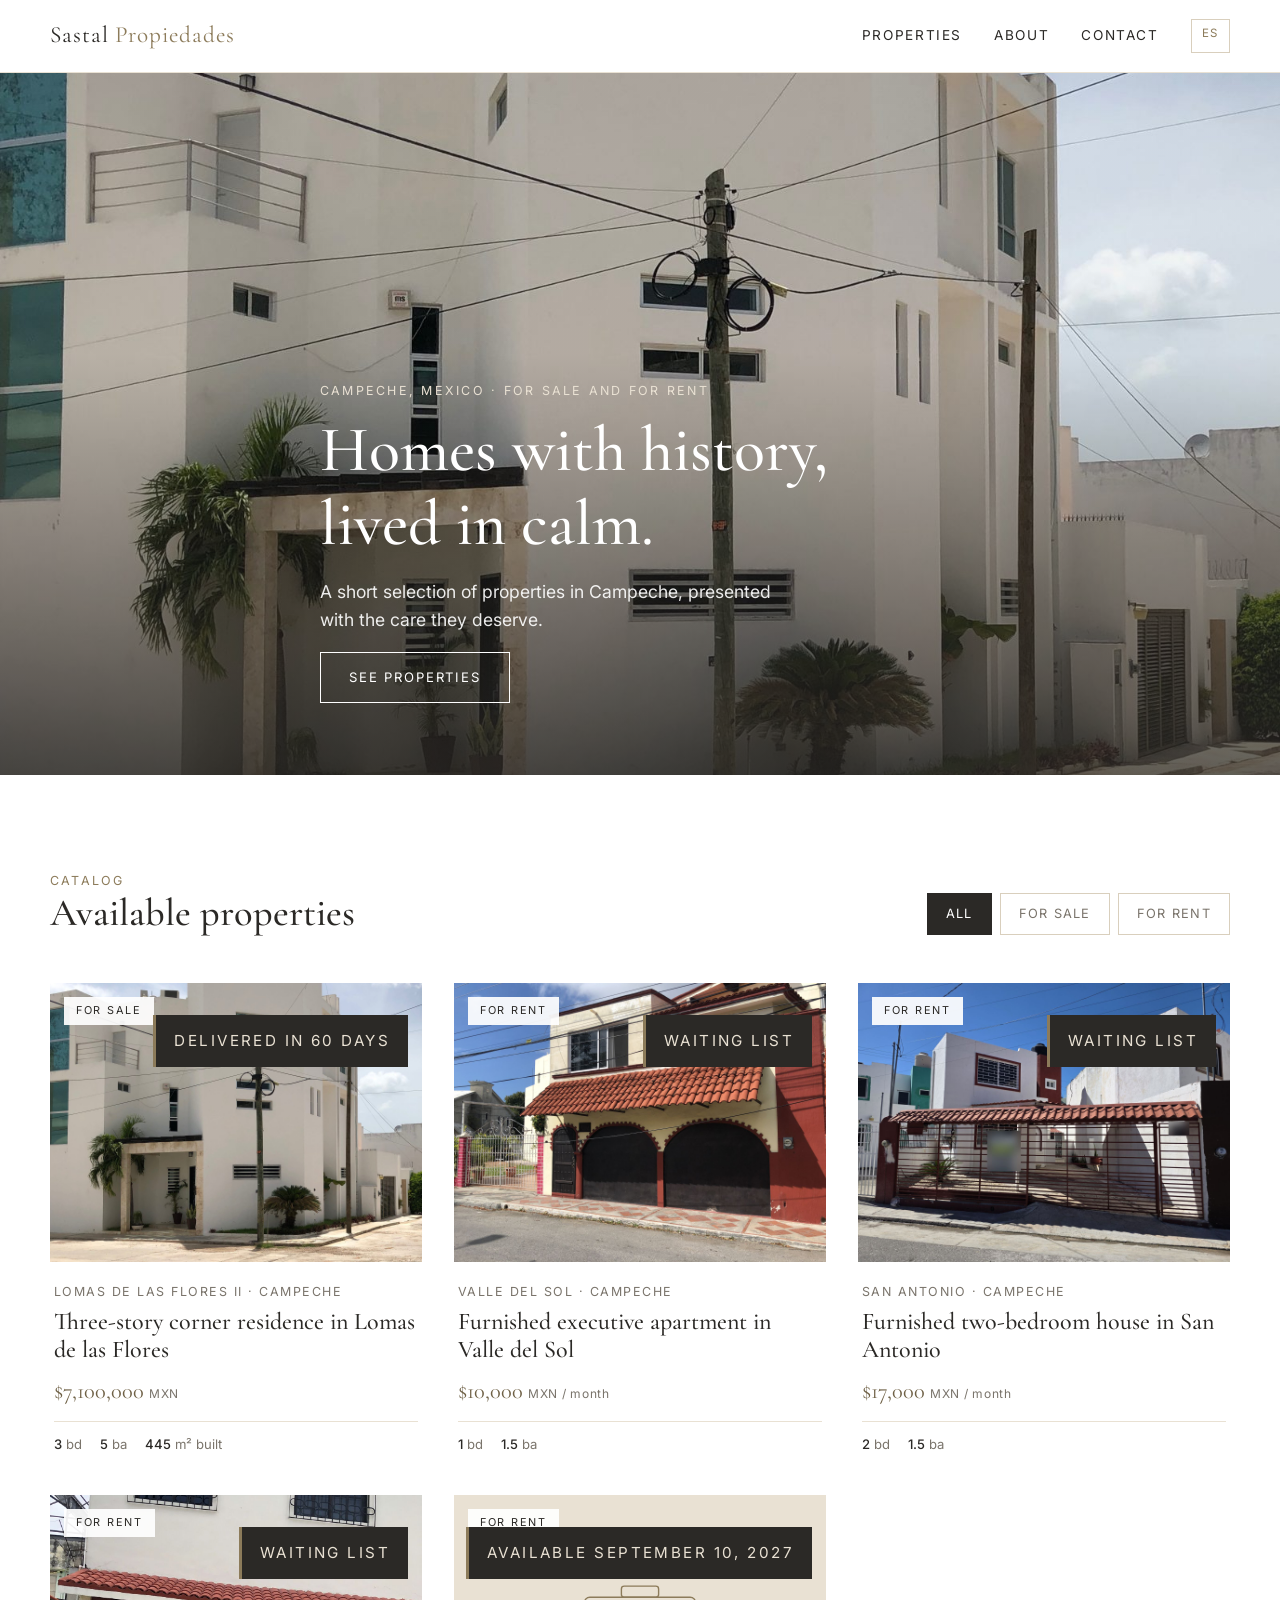
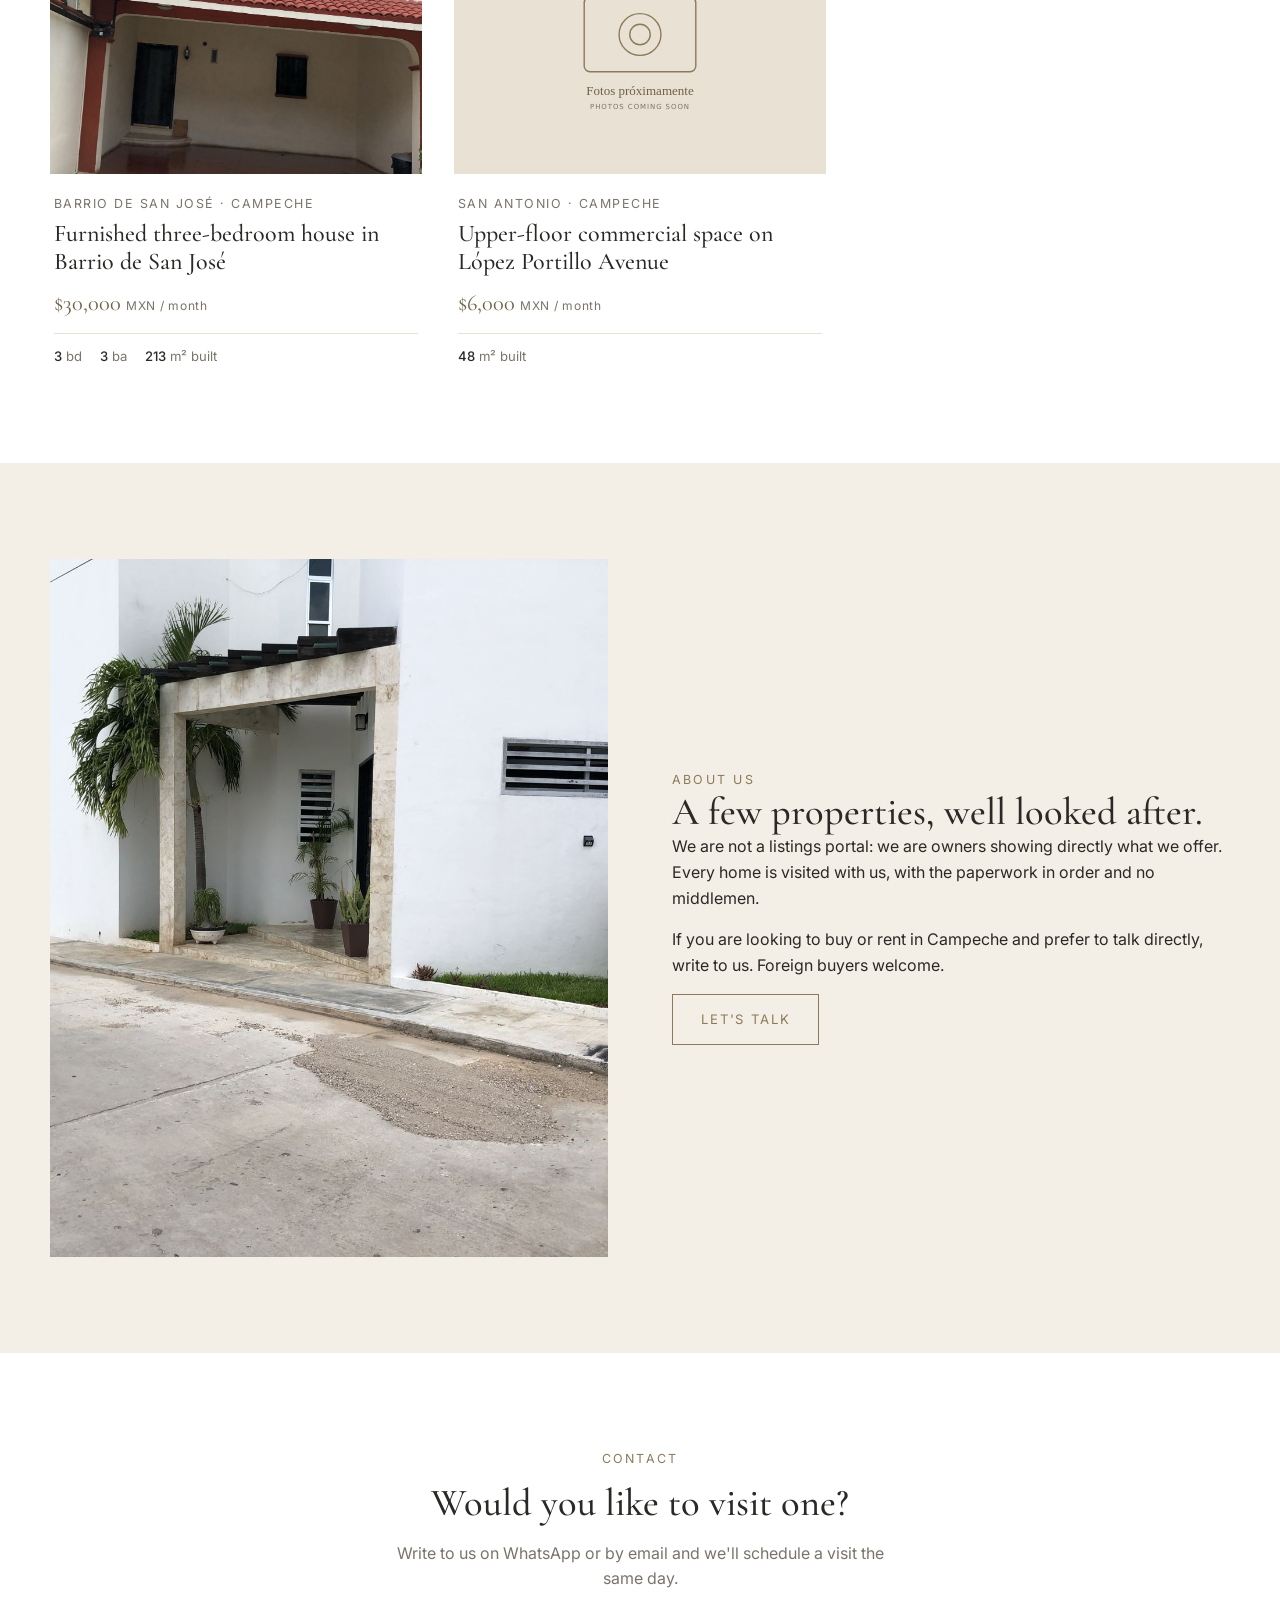
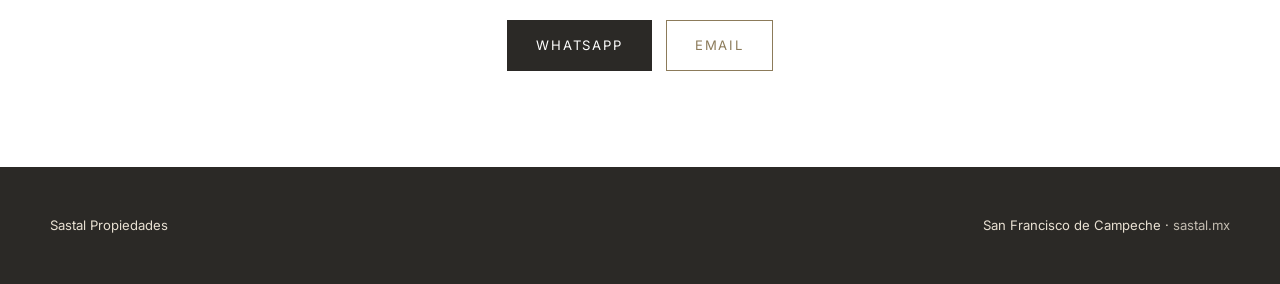
<file: index.html>
<!doctype html>
<html lang="es">
<head>
  <meta charset="utf-8">
  <meta name="viewport" content="width=device-width, initial-scale=1">
  <title>Sastal Propiedades · Campeche</title>
  <meta name="description" content="Casas y departamentos seleccionados en venta y renta en Campeche.">
  <link rel="preconnect" href="https://fonts.googleapis.com">
  <link href="https://fonts.googleapis.com/css2?family=Cormorant+Garamond:ital,wght@0,400;0,500;1,400&family=Inter:wght@300;400;500&display=swap" rel="stylesheet">
  <link rel="stylesheet" href="css/estilo.css?v=8">
</head>
<body>

<header class="cabecera">
  <div class="contenedor">
    <a class="marca" href="index.html" data-marca>Sastal <span>Propiedades</span></a>
    <nav class="nav">
      <a href="#propiedades" data-i18n="nav.propiedades">Propiedades</a>
      <a href="#nosotros" data-i18n="nav.nosotros">Nosotros</a>
      <a href="#contacto" data-i18n="nav.contacto">Contacto</a>
      <a href="#" id="idioma" class="idioma" aria-label="Idioma / Language">EN</a>
    </nav>
  </div>
</header>

<section class="portada">
  <img id="portada-img" src="" alt="">
  <div class="contenedor contenido">
    <div class="ojo" data-i18n="portada.ojo">Campeche · Venta y renta</div>
    <h1 data-i18n="portada.h1">Casas con historia, hogares con calma.</h1>
    <p data-i18n="portada.p">Una selección corta de propiedades en Campeche, presentadas con el cuidado que merecen.</p>
    <a class="boton claro" href="#propiedades" data-i18n="portada.boton">Ver propiedades</a>
  </div>
</section>

<section class="seccion" id="propiedades">
  <div class="contenedor">
    <div class="seccion-cabeza">
      <div>
        <div class="ojo" data-i18n="cat.ojo">Catálogo</div>
        <h2 data-i18n="cat.h2">Propiedades disponibles</h2>
      </div>
      <div class="filtros">
        <button class="activo" data-filtro="todas" data-i18n="filtro.todas">Todas</button>
        <button data-filtro="venta" data-i18n="filtro.venta">Venta</button>
        <button data-filtro="renta" data-i18n="filtro.renta">Renta</button>
      </div>
    </div>
    <div class="rejilla" id="rejilla"></div>
  </div>
</section>

<section class="seccion huevo" id="nosotros">
  <div class="contenedor dos-columnas">
    <img src="img/casa-lomas/06-porche.jpg" alt="Casa Lomas de las Flores">
    <div>
      <div class="ojo" data-i18n="nos.ojo">Nosotros</div>
      <h2 data-i18n="nos.h2">Pocas propiedades, bien atendidas.</h2>
      <p data-i18n="nos.p1">No somos un portal: somos propietarios que muestran directamente lo que ofrecen. Cada casa se visita acompañada, con la documentación en regla y sin intermediarios.</p>
      <p data-i18n="nos.p2">Si buscas comprar o rentar en Campeche y prefieres hablar directo, escríbenos.</p>
      <a class="boton" href="#contacto" data-i18n="nos.boton">Hablemos</a>
    </div>
  </div>
</section>

<section class="seccion contacto" id="contacto">
  <div class="contenedor">
    <div class="ojo" data-i18n="con.ojo">Contacto</div>
    <h2 data-i18n="con.h2">¿Te gustaría visitar alguna?</h2>
    <p data-i18n="con.p">Escríbenos por WhatsApp o correo y agendamos una visita el mismo día.</p>
    <div class="acciones">
      <a class="boton solido" data-whats href="#" target="_blank" rel="noopener">WhatsApp</a>
      <a class="boton" data-correo href="#" data-i18n="correo">Correo</a>
    </div>
  </div>
</section>

<footer class="pie">
  <div class="contenedor">
    <span data-marca>Sastal Propiedades</span>
    <span>San Francisco de Campeche · <a href="https://sastal.mx" target="_blank" rel="noopener">sastal.mx</a></span>
  </div>
</footer>

<script src="js/app.js?v=6"></script>
</body>
</html>
</file>
<file: css/estilo.css>
/* Paleta neutra: blanco, huevo, manta. Serif para títulos, sans para texto. */
:root {
  --blanco: #ffffff;
  --huevo: #f4efe6;
  --manta: #e9e1d3;
  --manta-oscura: #d9cfbd;
  --carbon: #2b2926;
  --piedra: #7a746b;
  --bronce: #8c7b5a;
  --bronce-oscuro: #6f6146;
  --serif: "Cormorant Garamond", Georgia, "Times New Roman", serif;
  --sans: "Inter", system-ui, -apple-system, "Segoe UI", sans-serif;
  --ancho: 1180px;
}

* { box-sizing: border-box; }
html { scroll-behavior: smooth; }
body {
  margin: 0;
  font-family: var(--sans);
  font-size: 16px;
  line-height: 1.6;
  color: var(--carbon);
  background: var(--blanco);
  -webkit-font-smoothing: antialiased;
}
img { display: block; max-width: 100%; }
a { color: inherit; text-decoration: none; }
h1, h2, h3 { font-family: var(--serif); font-weight: 500; line-height: 1.15; margin: 0; }
h1 { font-size: clamp(2.4rem, 5vw, 4rem); }
h2 { font-size: clamp(1.8rem, 3vw, 2.6rem); }
h3 { font-size: 1.5rem; }
p { margin: 0 0 1em; }
.contenedor { width: min(var(--ancho), 100% - 48px); margin-inline: auto; }
.ojo { font-size: .78rem; letter-spacing: .18em; text-transform: uppercase; color: var(--bronce); }

/* Encabezado */
.cabecera {
  position: sticky; top: 0; z-index: 20;
  background: rgba(255,255,255,.92);
  backdrop-filter: blur(8px);
  border-bottom: 1px solid var(--manta);
}
.cabecera .contenedor { display: flex; align-items: center; justify-content: space-between; height: 72px; }
.marca { font-family: var(--serif); font-size: 1.45rem; letter-spacing: .04em; }
.marca span { color: var(--bronce); }
.nav { display: flex; gap: 32px; font-size: .85rem; letter-spacing: .12em; text-transform: uppercase; }
.nav a { padding: 6px 0; border-bottom: 1px solid transparent; transition: border-color .2s; }
.nav a:hover, .nav a.activo { border-color: var(--bronce); }
/* Botón de idioma ES/EN */
.nav .idioma { border: 1px solid var(--manta-oscura); padding: 4px 10px; color: var(--bronce); font-size: .72rem; }
.nav .idioma:hover { background: var(--bronce); color: var(--blanco); border-color: var(--bronce); }

/* Portada */
.portada { position: relative; min-height: 78vh; display: grid; place-items: end start; color: var(--blanco); overflow: hidden; }
.portada img { position: absolute; inset: 0; width: 100%; height: 100%; object-fit: cover; }
.portada::after { content: ""; position: absolute; inset: 0; background: linear-gradient(to top, rgba(43,41,38,.75), rgba(43,41,38,.05) 60%); }
.portada .contenido { position: relative; z-index: 1; padding: 0 0 72px; max-width: 640px; }
.portada h1 { margin: 12px 0 18px; }
.portada p { font-size: 1.1rem; opacity: .9; max-width: 480px; }
.portada .ojo { color: var(--manta); }

/* Botones */
.boton {
  display: inline-block; padding: 14px 28px;
  font-size: .82rem; letter-spacing: .14em; text-transform: uppercase;
  border: 1px solid var(--bronce); color: var(--bronce); background: transparent;
  transition: background .2s, color .2s; cursor: pointer;
}
.boton:hover { background: var(--bronce); color: var(--blanco); }
.boton.solido { background: var(--carbon); border-color: var(--carbon); color: var(--blanco); }
.boton.solido:hover { background: var(--bronce-oscuro); border-color: var(--bronce-oscuro); }
.boton.claro { border-color: var(--blanco); color: var(--blanco); }
.boton.claro:hover { background: var(--blanco); color: var(--carbon); }

/* Secciones */
.seccion { padding: 96px 0; }
.seccion.huevo { background: var(--huevo); }
.seccion-cabeza { display: flex; align-items: end; justify-content: space-between; gap: 24px; margin-bottom: 48px; flex-wrap: wrap; }
.seccion-cabeza p { color: var(--piedra); max-width: 520px; margin: 8px 0 0; }

/* Filtros */
.filtros { display: flex; gap: 8px; flex-wrap: wrap; }
.filtros button {
  font: inherit; font-size: .8rem; letter-spacing: .1em; text-transform: uppercase;
  padding: 10px 18px; border: 1px solid var(--manta-oscura); background: transparent; color: var(--piedra); cursor: pointer;
  transition: all .2s;
}
.filtros button:hover { border-color: var(--bronce); color: var(--bronce); }
.filtros button.activo { background: var(--carbon); border-color: var(--carbon); color: var(--blanco); }

/* Tarjetas */
.rejilla { display: grid; grid-template-columns: repeat(auto-fill, minmax(320px, 1fr)); gap: 40px 32px; }
.tarjeta { display: block; background: var(--blanco); }
.tarjeta .foto { aspect-ratio: 4 / 3; overflow: hidden; background: var(--manta); position: relative; }
.tarjeta .foto img { width: 100%; height: 100%; object-fit: cover; transition: transform .6s ease; }
.tarjeta:hover .foto img { transform: scale(1.04); }
.etiqueta {
  position: absolute; top: 14px; left: 14px;
  padding: 5px 12px; font-size: .68rem; letter-spacing: .16em; text-transform: uppercase;
  background: rgba(255,255,255,.92); color: var(--carbon);
}
.etiqueta.estado { left: auto; right: 14px; background: var(--carbon); color: var(--manta); }
.tarjeta .cuerpo { padding: 20px 4px 0; }
/* Banda de estado en la ficha (rentada / se libera / próximamente) */
.estado { background: var(--huevo); border-left: 3px solid var(--bronce); padding: 14px 18px; margin: 18px 0 0; font-size: .95rem; color: var(--piedra); }
.estado strong { color: var(--carbon); font-weight: 500; }
/* Bitácora de avances (mantenimiento, fotos nuevas) */
.avance { border-top: 1px solid var(--manta); padding: 18px 0; }
.avance p { margin: 6px 0 12px; }
.avance-fotos { display: grid; grid-template-columns: repeat(auto-fill, minmax(160px, 1fr)); gap: 8px; }
.avance-fotos img { aspect-ratio: 4 / 3; object-fit: cover; width: 100%; }
.tarjeta .lugar { font-size: .78rem; letter-spacing: .12em; text-transform: uppercase; color: var(--piedra); margin-bottom: 6px; }
.tarjeta h3 { margin-bottom: 10px; }
.tarjeta .precio { font-family: var(--serif); font-size: 1.4rem; color: var(--bronce-oscuro); }
.tarjeta .precio small { font-family: var(--sans); font-size: .75rem; color: var(--piedra); letter-spacing: .06em; }
.datos { display: flex; gap: 18px; flex-wrap: wrap; font-size: .82rem; color: var(--piedra); margin-top: 12px; padding-top: 12px; border-top: 1px solid var(--manta); }
.datos b { color: var(--carbon); font-weight: 500; }
.vacio { color: var(--piedra); padding: 40px 0; text-align: center; grid-column: 1 / -1; }

/* Sobre / contacto */
.dos-columnas { display: grid; grid-template-columns: 1fr 1fr; gap: 64px; align-items: center; }
.dos-columnas img { aspect-ratio: 4 / 5; object-fit: cover; width: 100%; }
.contacto { text-align: center; }
.contacto h2 { margin: 12px 0 16px; }
.contacto p { color: var(--piedra); max-width: 520px; margin-inline: auto; }
.contacto .acciones { display: flex; gap: 14px; justify-content: center; flex-wrap: wrap; margin-top: 28px; }

/* Pie */
.pie { background: var(--carbon); color: var(--manta); padding: 48px 0; font-size: .82rem; }
.pie .contenedor { display: flex; justify-content: space-between; flex-wrap: wrap; gap: 16px; }
.pie a { color: var(--manta); opacity: .8; }
.pie a:hover { opacity: 1; }

/* Ficha de propiedad */
/* min-height/min-width 0: sin eso las fotos no se encogen al tamaño de la celda y se encimaban al título. */
.ficha-portada { position: relative; display: grid; grid-template-columns: 2fr 1fr; grid-template-rows: 1fr 1fr; gap: 6px; height: 68vh; min-height: 420px; max-height: 720px; background: var(--manta); overflow: hidden; }
.ficha-portada img { width: 100%; height: 100%; min-height: 0; min-width: 0; object-fit: cover; cursor: pointer; }
.ficha-portada img:first-child { grid-row: 1 / 3; }
/* Botón sobre la portada para abrir el visor con todas las fotos */
.ficha-portada .ver-fotos { position: absolute; right: 16px; bottom: 16px; padding: 10px 16px; font: 500 .8rem/1 var(--sans); letter-spacing: .06em; text-transform: uppercase; color: var(--carbon); background: rgba(255,255,255,.92); border: 1px solid var(--manta); border-radius: 4px; cursor: pointer; }
.ficha-portada .ver-fotos:hover { background: #fff; }
.ficha { display: grid; grid-template-columns: 1.6fr 1fr; gap: 64px; padding: 56px 0 96px; }
.ficha header h1 { font-size: clamp(2rem, 4vw, 3rem); margin: 10px 0 14px; }
.ficha .lugar { color: var(--piedra); }
.ficha .precio { font-family: var(--serif); font-size: 2rem; color: var(--bronce-oscuro); margin: 20px 0 28px; }
.ficha .precio small { font-family: var(--sans); font-size: .8rem; color: var(--piedra); }
/* Precio de referencia en dólares, debajo del precio en pesos */
.precio .usd { display: block; font-size: 1.1rem; color: var(--piedra); margin-top: 4px; }
.precio .usd small { font-size: .72rem; letter-spacing: .02em; }
.ficha .datos { font-size: .95rem; gap: 28px; border-top: 1px solid var(--manta); border-bottom: 1px solid var(--manta); padding: 20px 0; margin: 0 0 32px; }
.ficha .texto { font-size: 1.05rem; line-height: 1.75; }
.ficha h2 { font-size: 1.6rem; margin: 40px 0 16px; }
.amenidades { list-style: none; padding: 0; margin: 0; display: grid; grid-template-columns: 1fr 1fr; gap: 10px 24px; }
/* Lista de cercanías: nombre a la izquierda, distancia/tiempo a la derecha */
.cercanias { list-style: none; padding: 0; margin: 0 0 28px; }
.cercanias li { display: flex; justify-content: space-between; gap: 16px; padding: 10px 0; border-bottom: 1px solid var(--manta); font-size: .95rem; }
.cercanias b { font-weight: 500; color: var(--bronce-oscuro); white-space: nowrap; }
#equipamiento h3 { font-size: 1.15rem; color: var(--bronce-oscuro); margin: 22px 0 10px; }
.amenidades li::before { content: "— "; color: var(--bronce); }
.lateral { position: sticky; top: 96px; align-self: start; }
.caja { background: var(--huevo); padding: 32px; }
.caja h3 { margin-bottom: 8px; }
.caja p { color: var(--piedra); font-size: .92rem; }
.caja .boton { width: 100%; text-align: center; margin-top: 10px; }
#mapa { height: 320px; margin-top: 16px; background: var(--manta); }
.volver { display: inline-block; margin: 24px 0 0; font-size: .8rem; letter-spacing: .12em; text-transform: uppercase; color: var(--bronce); }

/* Visor de fotos */
.visor { position: fixed; inset: 0; background: rgba(43,41,38,.96); display: none; place-items: center; z-index: 50; }
.visor.abierto { display: grid; }
.visor img { max-width: 92vw; max-height: 88vh; object-fit: contain; }
.visor button { position: absolute; background: none; border: none; color: var(--blanco); font-size: 2.4rem; cursor: pointer; padding: 16px; }
.visor .cerrar { top: 8px; right: 16px; }
.visor .ant { left: 8px; top: 50%; transform: translateY(-50%); }
.visor .sig { right: 8px; top: 50%; transform: translateY(-50%); }

/* Móvil */
@media (max-width: 820px) {
  .contenedor { width: min(var(--ancho), 100% - 32px); }
  .nav { gap: 18px; font-size: .75rem; }
  .seccion { padding: 64px 0; }
  .dos-columnas, .ficha { grid-template-columns: 1fr; gap: 40px; }
  .ficha-portada { grid-template-columns: 1fr; grid-template-rows: auto; height: auto; }
  .ficha-portada img { aspect-ratio: 4 / 3; }
  .ficha-portada img:not(:first-child) { display: none; }
  .ficha-portada img:first-child { grid-row: auto; }
  .lateral { position: static; }
  .portada { min-height: 70vh; }
}
/* Celular: la marca y el menú no caben en un renglón (visto en S25 Ultra, 23-oct-2026) */
@media (max-width: 640px) {
  .cabecera .contenedor { flex-wrap: wrap; height: auto; padding: 12px 0 10px; row-gap: 8px; }
  .marca { white-space: nowrap; font-size: 1.3rem; }
  .nav { width: 100%; justify-content: space-between; gap: 10px; font-size: .7rem; letter-spacing: .1em; }
  .nav a { padding: 4px 0; }
  .nav .idioma { padding: 3px 8px; font-size: .66rem; }
}
</file>
